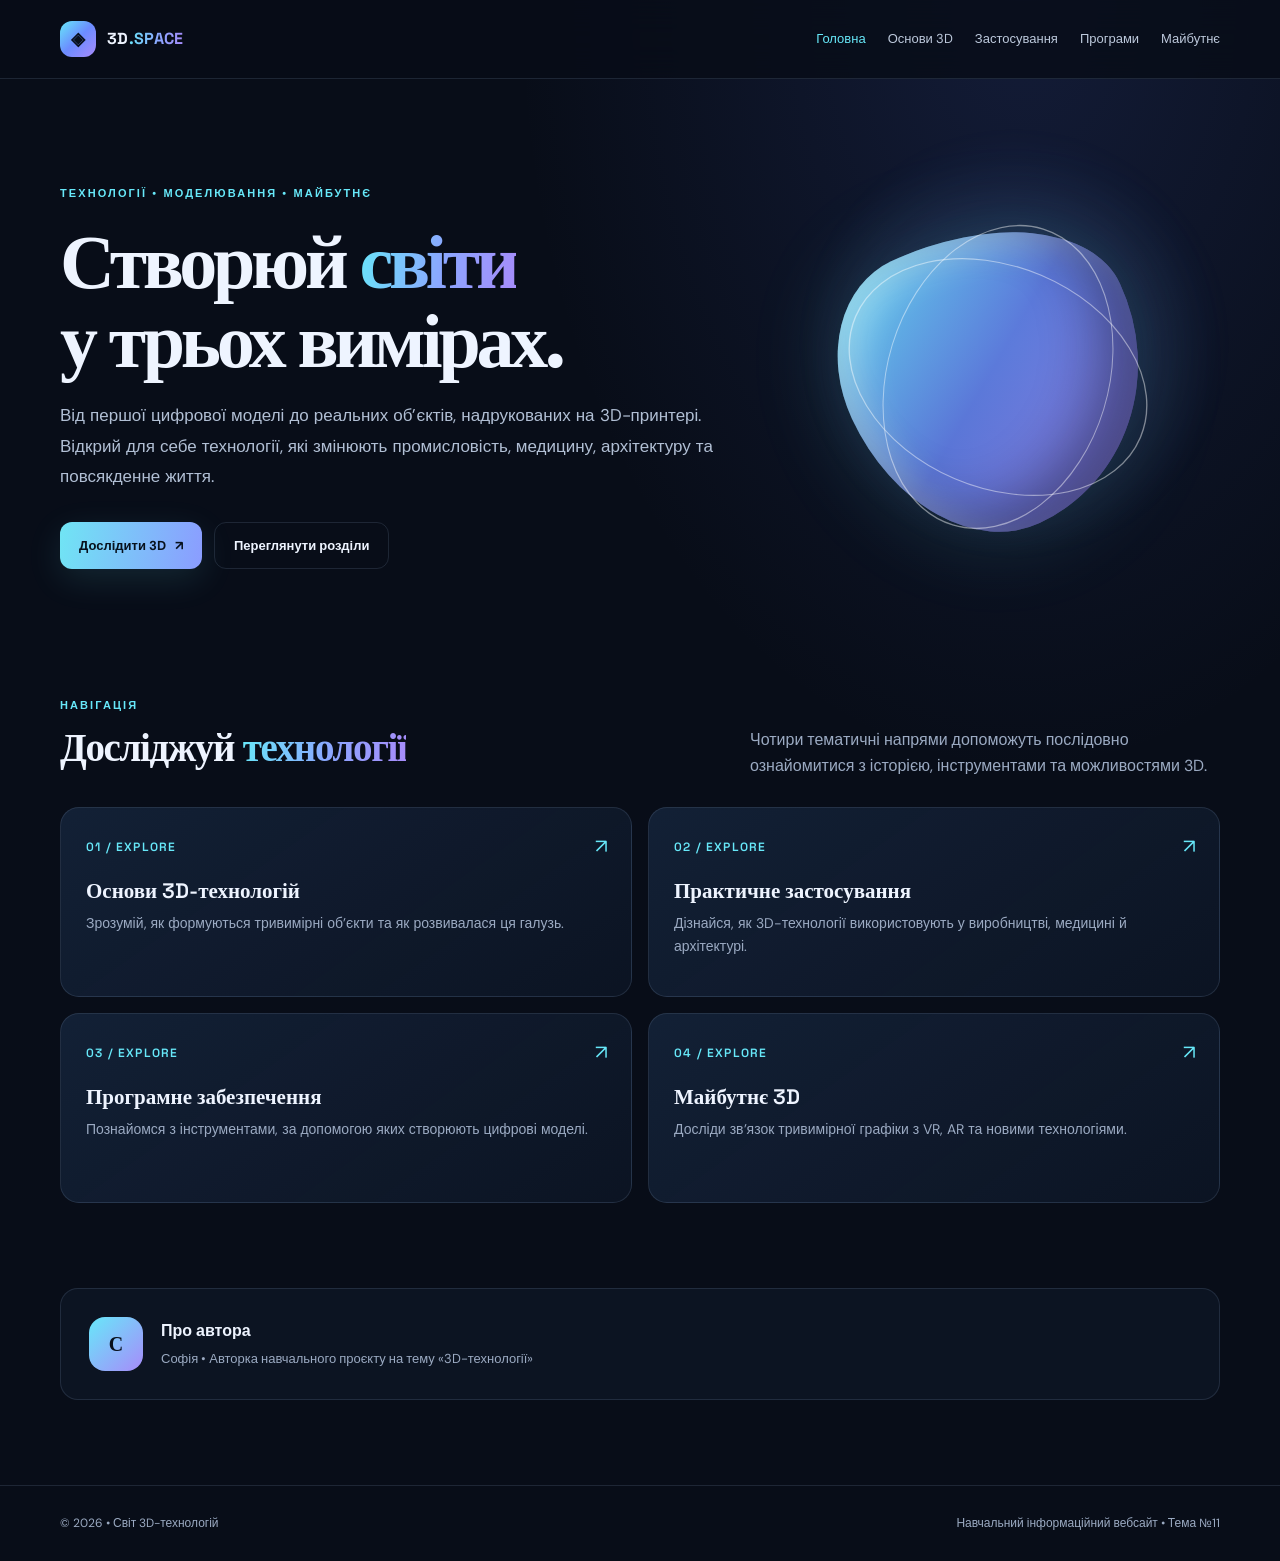
<file: index.html>
<!doctype html><html lang="uk"><head><meta charset="utf-8"><meta name="viewport" content="width=device-width,initial-scale=1"><meta name="description" content="Інформаційний сайт про 3D-технології"><title>Світ 3D-технологій | 3D.SPACE</title><link rel="stylesheet" href="css/style.css"></head><body><header><div class="wrap nav"><a class="brand" href="index.html"><span class="brand-mark">◈</span><span>3D<span class="gradient">.SPACE</span></span></a><button class="menu-btn" aria-expanded="false">Меню ☰</button><nav class="links"><a href="index.html">Головна</a><a href="basics.html">Основи 3D</a><a href="applications.html">Застосування</a><a href="software.html">Програми</a><a href="future.html">Майбутнє</a></nav></div></header><main><section class="hero"><div class="wrap hero-grid"><div><div class="eyebrow">ТЕХНОЛОГІЇ • МОДЕЛЮВАННЯ • МАЙБУТНЄ</div><h1>Створюй <span>світи</span><br>у трьох вимірах.</h1><p class="lead">Від першої цифрової моделі до реальних об’єктів, надрукованих на 3D-принтері. Відкрий для себе технології, які змінюють промисловість, медицину, архітектуру та повсякденне життя.</p><div class="actions"><a class="btn" href="basics.html">Дослідити 3D <span style="margin-left:9px">↗</span></a><a class="btn secondary" href="#topics">Переглянути розділи</a></div></div><div class="orb-wrap"><div class="orb" aria-label="Абстрактна тривимірна форма"></div></div></div></section><section class="section" id="topics"><div class="wrap"><div class="section-head"><div><div class="eyebrow">НАВІГАЦІЯ</div><h2>Досліджуй <span class="gradient">технології</span></h2></div><p>Чотири тематичні напрями допоможуть послідовно ознайомитися з історією, інструментами та можливостями 3D.</p></div><div class="cards"><a class="card" href="basics.html"><span class="num">01 / EXPLORE</span><span class="arrow">↗</span><h3>Основи 3D-технологій</h3><p>Зрозумій, як формуються тривимірні об’єкти та як розвивалася ця галузь.</p></a><a class="card" href="applications.html"><span class="num">02 / EXPLORE</span><span class="arrow">↗</span><h3>Практичне застосування</h3><p>Дізнайся, як 3D-технології використовують у виробництві, медицині й архітектурі.</p></a><a class="card" href="software.html"><span class="num">03 / EXPLORE</span><span class="arrow">↗</span><h3>Програмне забезпечення</h3><p>Познайомся з інструментами, за допомогою яких створюють цифрові моделі.</p></a><a class="card" href="future.html"><span class="num">04 / EXPLORE</span><span class="arrow">↗</span><h3>Майбутнє 3D</h3><p>Досліди зв’язок тривимірної графіки з VR, AR та новими технологіями.</p></a></div></div></section><section class="section" style="padding-top:0"><div class="wrap"><div class="author"><div class="avatar">С</div><div><strong>Про автора</strong><p>Софія • Авторка навчального проєкту на тему «3D-технології»</p></div></div></div></section></main><footer><div class="wrap foot"><span>© 2026 • Світ 3D-технологій</span><span>Навчальний інформаційний вебсайт • Тема №11</span></div></footer><script src="js/main.js"></script></body></html>
</file>
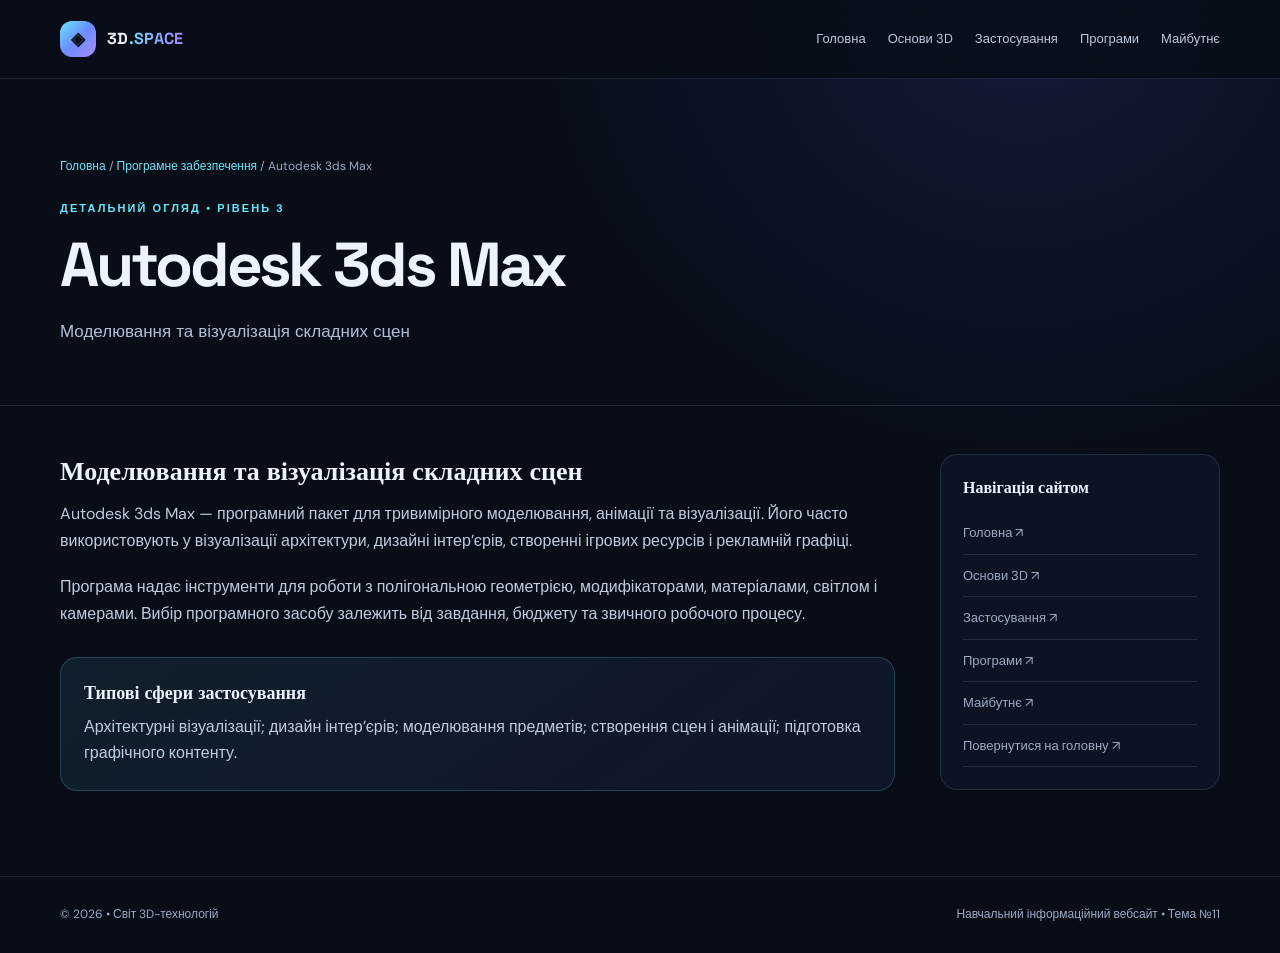
<file: 3ds-max.html>
<!doctype html><html lang="uk"><head><meta charset="utf-8"><meta name="viewport" content="width=device-width,initial-scale=1"><meta name="description" content="Інформаційний сайт про 3D-технології"><title>Autodesk 3ds Max | 3D.SPACE</title><link rel="stylesheet" href="css/style.css"></head><body><header><div class="wrap nav"><a class="brand" href="index.html"><span class="brand-mark">◈</span><span>3D<span class="gradient">.SPACE</span></span></a><button class="menu-btn" aria-expanded="false">Меню ☰</button><nav class="links"><a href="index.html">Головна</a><a href="basics.html">Основи 3D</a><a href="applications.html">Застосування</a><a href="software.html">Програми</a><a href="future.html">Майбутнє</a></nav></div></header><main><section class="page-hero"><div class="wrap"><div class="crumb"><a href="index.html">Головна</a> / <a href="software.html">Програмне забезпечення</a> / Autodesk 3ds Max</div><div class="eyebrow">ДЕТАЛЬНИЙ ОГЛЯД • РІВЕНЬ 3</div><h1>Autodesk 3ds Max</h1><p class="lead">Моделювання та візуалізація складних сцен</p></div></section><section class="wrap content"><article class="article"><h2>Моделювання та візуалізація складних сцен</h2><p>Autodesk 3ds Max — програмний пакет для тривимірного моделювання, анімації та візуалізації. Його часто використовують у візуалізації архітектури, дизайні інтер’єрів, створенні ігрових ресурсів і рекламній графіці.</p><p>Програма надає інструменти для роботи з полігональною геометрією, модифікаторами, матеріалами, світлом і камерами. Вибір програмного засобу залежить від завдання, бюджету та звичного робочого процесу.</p><div class="info-box"><h3>Типові сфери застосування</h3><p>Архітектурні візуалізації; дизайн інтер’єрів; моделювання предметів; створення сцен і анімації; підготовка графічного контенту.</p></div></article><aside class="side"><h3>Навігація сайтом</h3><a href="index.html">Головна ↗</a><a href="basics.html">Основи 3D ↗</a><a href="applications.html">Застосування ↗</a><a href="software.html">Програми ↗</a><a href="future.html">Майбутнє ↗</a><a href="index.html">Повернутися на головну ↗</a></aside></section></main><footer><div class="wrap foot"><span>© 2026 • Світ 3D-технологій</span><span>Навчальний інформаційний вебсайт • Тема №11</span></div></footer><script src="js/main.js"></script></body></html>
</file>
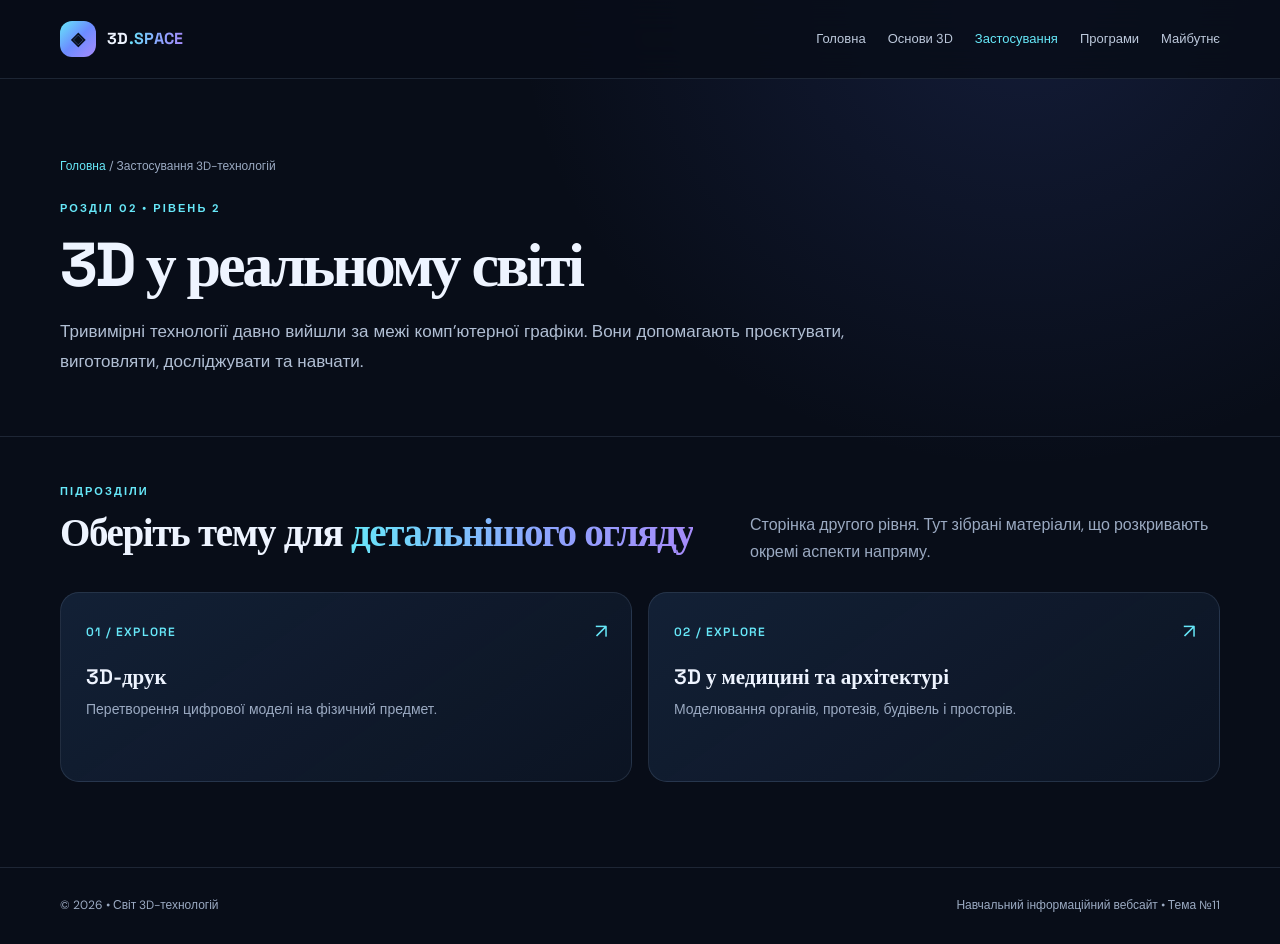
<file: applications.html>
<!doctype html><html lang="uk"><head><meta charset="utf-8"><meta name="viewport" content="width=device-width,initial-scale=1"><meta name="description" content="Інформаційний сайт про 3D-технології"><title>Застосування 3D-технологій | 3D.SPACE</title><link rel="stylesheet" href="css/style.css"></head><body><header><div class="wrap nav"><a class="brand" href="index.html"><span class="brand-mark">◈</span><span>3D<span class="gradient">.SPACE</span></span></a><button class="menu-btn" aria-expanded="false">Меню ☰</button><nav class="links"><a href="index.html">Головна</a><a href="basics.html">Основи 3D</a><a href="applications.html">Застосування</a><a href="software.html">Програми</a><a href="future.html">Майбутнє</a></nav></div></header><main><section class="page-hero"><div class="wrap"><div class="crumb"><a href="index.html">Головна</a> / Застосування 3D-технологій</div><div class="eyebrow">РОЗДІЛ 02 • РІВЕНЬ 2</div><h1>3D у <span>реальному світі</span></h1><p class="lead">Тривимірні технології давно вийшли за межі комп’ютерної графіки. Вони допомагають проєктувати, виготовляти, досліджувати та навчати.</p></div></section><section class="section"><div class="wrap"><div class="section-head"><div><div class="eyebrow">ПІДРОЗДІЛИ</div><h2>Оберіть тему для <span class="gradient">детальнішого огляду</span></h2></div><p>Сторінка другого рівня. Тут зібрані матеріали, що розкривають окремі аспекти напряму.</p></div><div class="cards"><a class="card" href="printing.html"><span class="num">01 / EXPLORE</span><span class="arrow">↗</span><h3>3D-друк</h3><p>Перетворення цифрової моделі на фізичний предмет.</p></a><a class="card" href="medicine-architecture.html"><span class="num">02 / EXPLORE</span><span class="arrow">↗</span><h3>3D у медицині та архітектурі</h3><p>Моделювання органів, протезів, будівель і просторів.</p></a></div></div></section></main><footer><div class="wrap foot"><span>© 2026 • Світ 3D-технологій</span><span>Навчальний інформаційний вебсайт • Тема №11</span></div></footer><script src="js/main.js"></script></body></html>
</file>
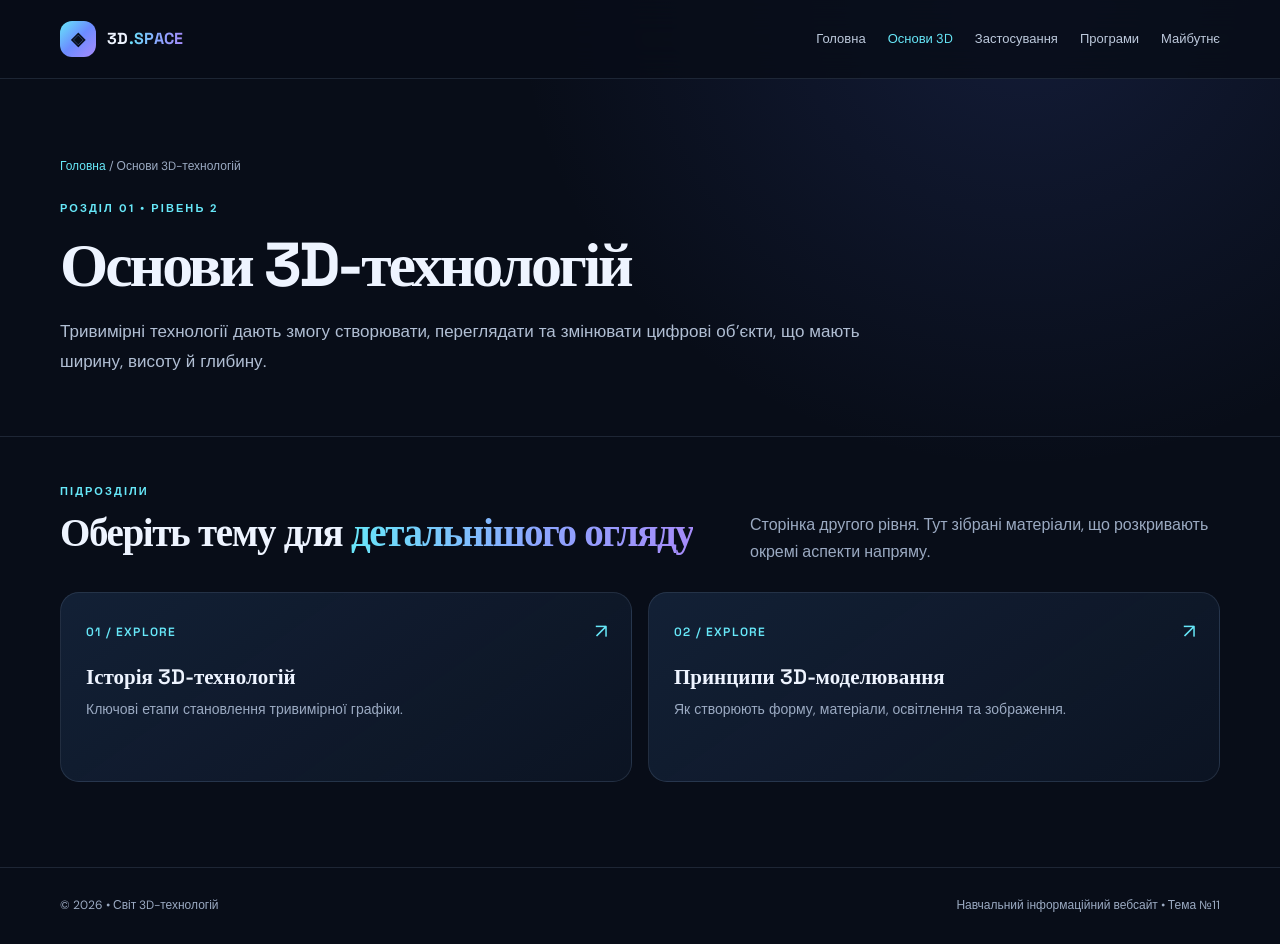
<file: basics.html>
<!doctype html><html lang="uk"><head><meta charset="utf-8"><meta name="viewport" content="width=device-width,initial-scale=1"><meta name="description" content="Інформаційний сайт про 3D-технології"><title>Основи 3D-технологій | 3D.SPACE</title><link rel="stylesheet" href="css/style.css"></head><body><header><div class="wrap nav"><a class="brand" href="index.html"><span class="brand-mark">◈</span><span>3D<span class="gradient">.SPACE</span></span></a><button class="menu-btn" aria-expanded="false">Меню ☰</button><nav class="links"><a href="index.html">Головна</a><a href="basics.html">Основи 3D</a><a href="applications.html">Застосування</a><a href="software.html">Програми</a><a href="future.html">Майбутнє</a></nav></div></header><main><section class="page-hero"><div class="wrap"><div class="crumb"><a href="index.html">Головна</a> / Основи 3D-технологій</div><div class="eyebrow">РОЗДІЛ 01 • РІВЕНЬ 2</div><h1>Основи <span>3D-технологій</span></h1><p class="lead">Тривимірні технології дають змогу створювати, переглядати та змінювати цифрові об’єкти, що мають ширину, висоту й глибину.</p></div></section><section class="section"><div class="wrap"><div class="section-head"><div><div class="eyebrow">ПІДРОЗДІЛИ</div><h2>Оберіть тему для <span class="gradient">детальнішого огляду</span></h2></div><p>Сторінка другого рівня. Тут зібрані матеріали, що розкривають окремі аспекти напряму.</p></div><div class="cards"><a class="card" href="history.html"><span class="num">01 / EXPLORE</span><span class="arrow">↗</span><h3>Історія 3D-технологій</h3><p>Ключові етапи становлення тривимірної графіки.</p></a><a class="card" href="modeling.html"><span class="num">02 / EXPLORE</span><span class="arrow">↗</span><h3>Принципи 3D-моделювання</h3><p>Як створюють форму, матеріали, освітлення та зображення.</p></a></div></div></section></main><footer><div class="wrap foot"><span>© 2026 • Світ 3D-технологій</span><span>Навчальний інформаційний вебсайт • Тема №11</span></div></footer><script src="js/main.js"></script></body></html>
</file>
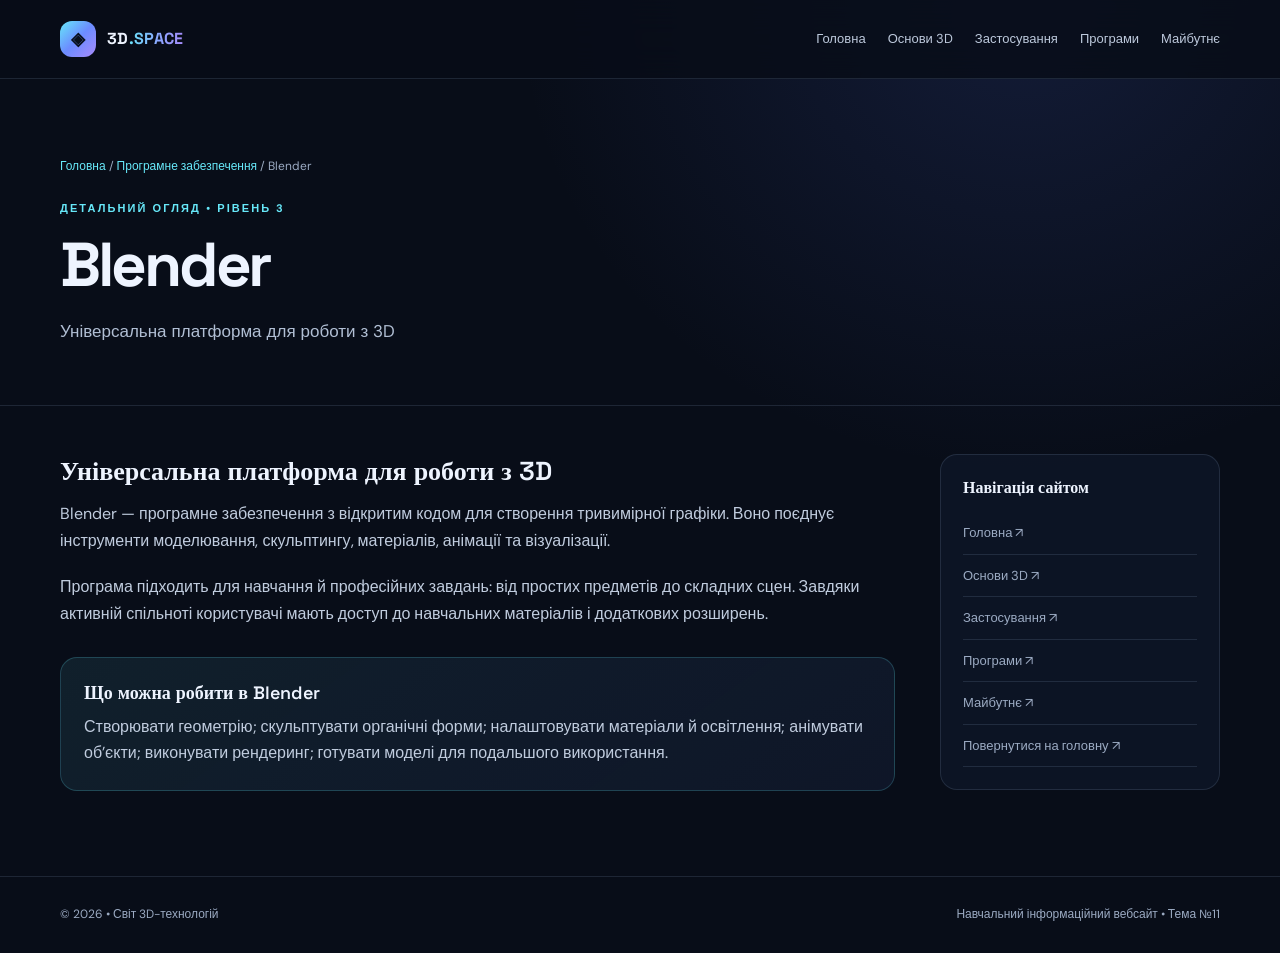
<file: blender.html>
<!doctype html><html lang="uk"><head><meta charset="utf-8"><meta name="viewport" content="width=device-width,initial-scale=1"><meta name="description" content="Інформаційний сайт про 3D-технології"><title>Blender | 3D.SPACE</title><link rel="stylesheet" href="css/style.css"></head><body><header><div class="wrap nav"><a class="brand" href="index.html"><span class="brand-mark">◈</span><span>3D<span class="gradient">.SPACE</span></span></a><button class="menu-btn" aria-expanded="false">Меню ☰</button><nav class="links"><a href="index.html">Головна</a><a href="basics.html">Основи 3D</a><a href="applications.html">Застосування</a><a href="software.html">Програми</a><a href="future.html">Майбутнє</a></nav></div></header><main><section class="page-hero"><div class="wrap"><div class="crumb"><a href="index.html">Головна</a> / <a href="software.html">Програмне забезпечення</a> / Blender</div><div class="eyebrow">ДЕТАЛЬНИЙ ОГЛЯД • РІВЕНЬ 3</div><h1>Blender</h1><p class="lead">Універсальна платформа для роботи з 3D</p></div></section><section class="wrap content"><article class="article"><h2>Універсальна платформа для роботи з 3D</h2><p>Blender — програмне забезпечення з відкритим кодом для створення тривимірної графіки. Воно поєднує інструменти моделювання, скульптингу, матеріалів, анімації та візуалізації.</p><p>Програма підходить для навчання й професійних завдань: від простих предметів до складних сцен. Завдяки активній спільноті користувачі мають доступ до навчальних матеріалів і додаткових розширень.</p><div class="info-box"><h3>Що можна робити в Blender</h3><p>Створювати геометрію; скульптувати органічні форми; налаштовувати матеріали й освітлення; анімувати об’єкти; виконувати рендеринг; готувати моделі для подальшого використання.</p></div></article><aside class="side"><h3>Навігація сайтом</h3><a href="index.html">Головна ↗</a><a href="basics.html">Основи 3D ↗</a><a href="applications.html">Застосування ↗</a><a href="software.html">Програми ↗</a><a href="future.html">Майбутнє ↗</a><a href="index.html">Повернутися на головну ↗</a></aside></section></main><footer><div class="wrap foot"><span>© 2026 • Світ 3D-технологій</span><span>Навчальний інформаційний вебсайт • Тема №11</span></div></footer><script src="js/main.js"></script></body></html>
</file>
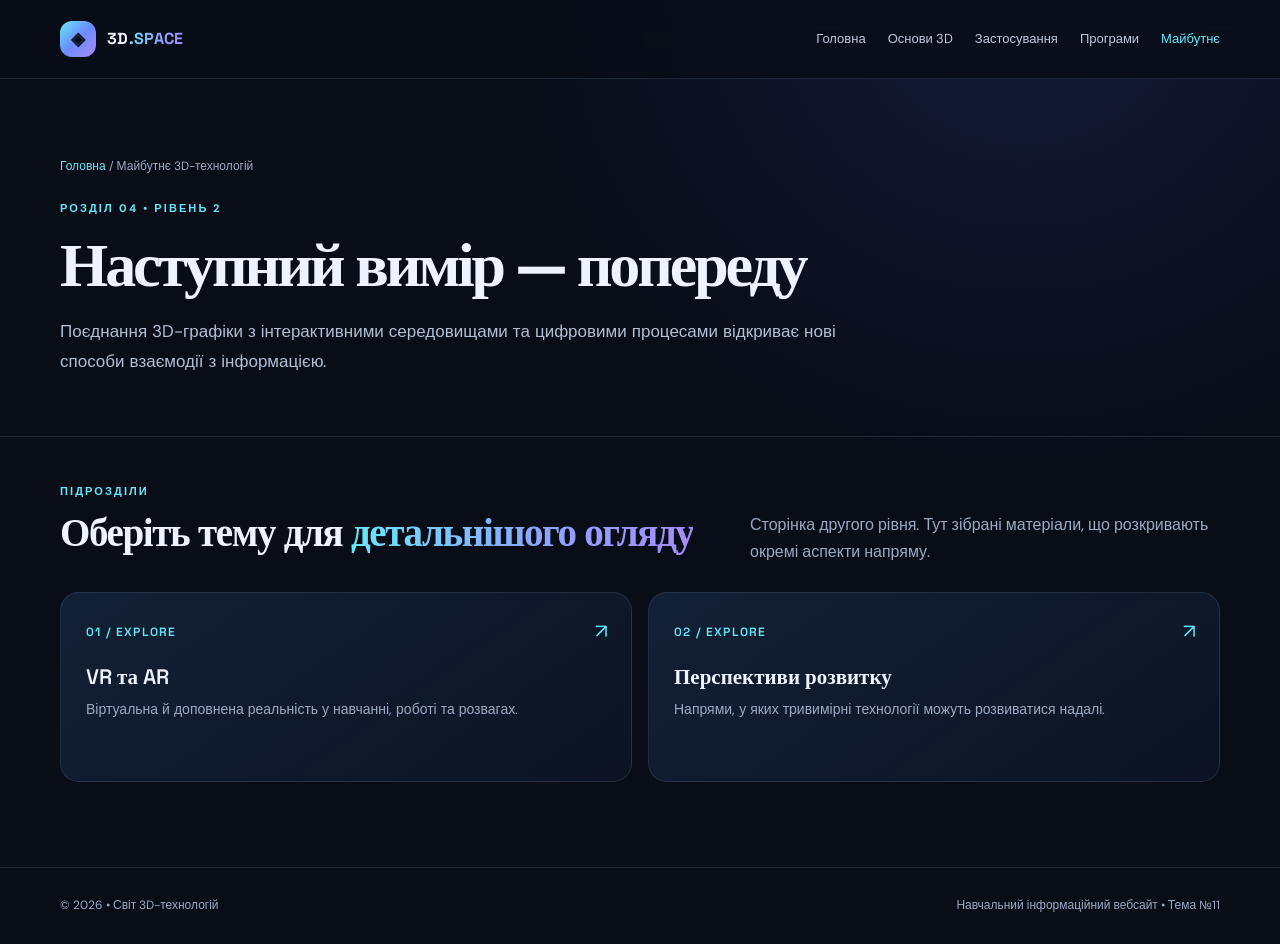
<file: future.html>
<!doctype html><html lang="uk"><head><meta charset="utf-8"><meta name="viewport" content="width=device-width,initial-scale=1"><meta name="description" content="Інформаційний сайт про 3D-технології"><title>Майбутнє 3D-технологій | 3D.SPACE</title><link rel="stylesheet" href="css/style.css"></head><body><header><div class="wrap nav"><a class="brand" href="index.html"><span class="brand-mark">◈</span><span>3D<span class="gradient">.SPACE</span></span></a><button class="menu-btn" aria-expanded="false">Меню ☰</button><nav class="links"><a href="index.html">Головна</a><a href="basics.html">Основи 3D</a><a href="applications.html">Застосування</a><a href="software.html">Програми</a><a href="future.html">Майбутнє</a></nav></div></header><main><section class="page-hero"><div class="wrap"><div class="crumb"><a href="index.html">Головна</a> / Майбутнє 3D-технологій</div><div class="eyebrow">РОЗДІЛ 04 • РІВЕНЬ 2</div><h1>Наступний вимір — <span>попереду</span></h1><p class="lead">Поєднання 3D-графіки з інтерактивними середовищами та цифровими процесами відкриває нові способи взаємодії з інформацією.</p></div></section><section class="section"><div class="wrap"><div class="section-head"><div><div class="eyebrow">ПІДРОЗДІЛИ</div><h2>Оберіть тему для <span class="gradient">детальнішого огляду</span></h2></div><p>Сторінка другого рівня. Тут зібрані матеріали, що розкривають окремі аспекти напряму.</p></div><div class="cards"><a class="card" href="vr-ar.html"><span class="num">01 / EXPLORE</span><span class="arrow">↗</span><h3>VR та AR</h3><p>Віртуальна й доповнена реальність у навчанні, роботі та розвагах.</p></a><a class="card" href="perspectives.html"><span class="num">02 / EXPLORE</span><span class="arrow">↗</span><h3>Перспективи розвитку</h3><p>Напрями, у яких тривимірні технології можуть розвиватися надалі.</p></a></div></div></section></main><footer><div class="wrap foot"><span>© 2026 • Світ 3D-технологій</span><span>Навчальний інформаційний вебсайт • Тема №11</span></div></footer><script src="js/main.js"></script></body></html>
</file>
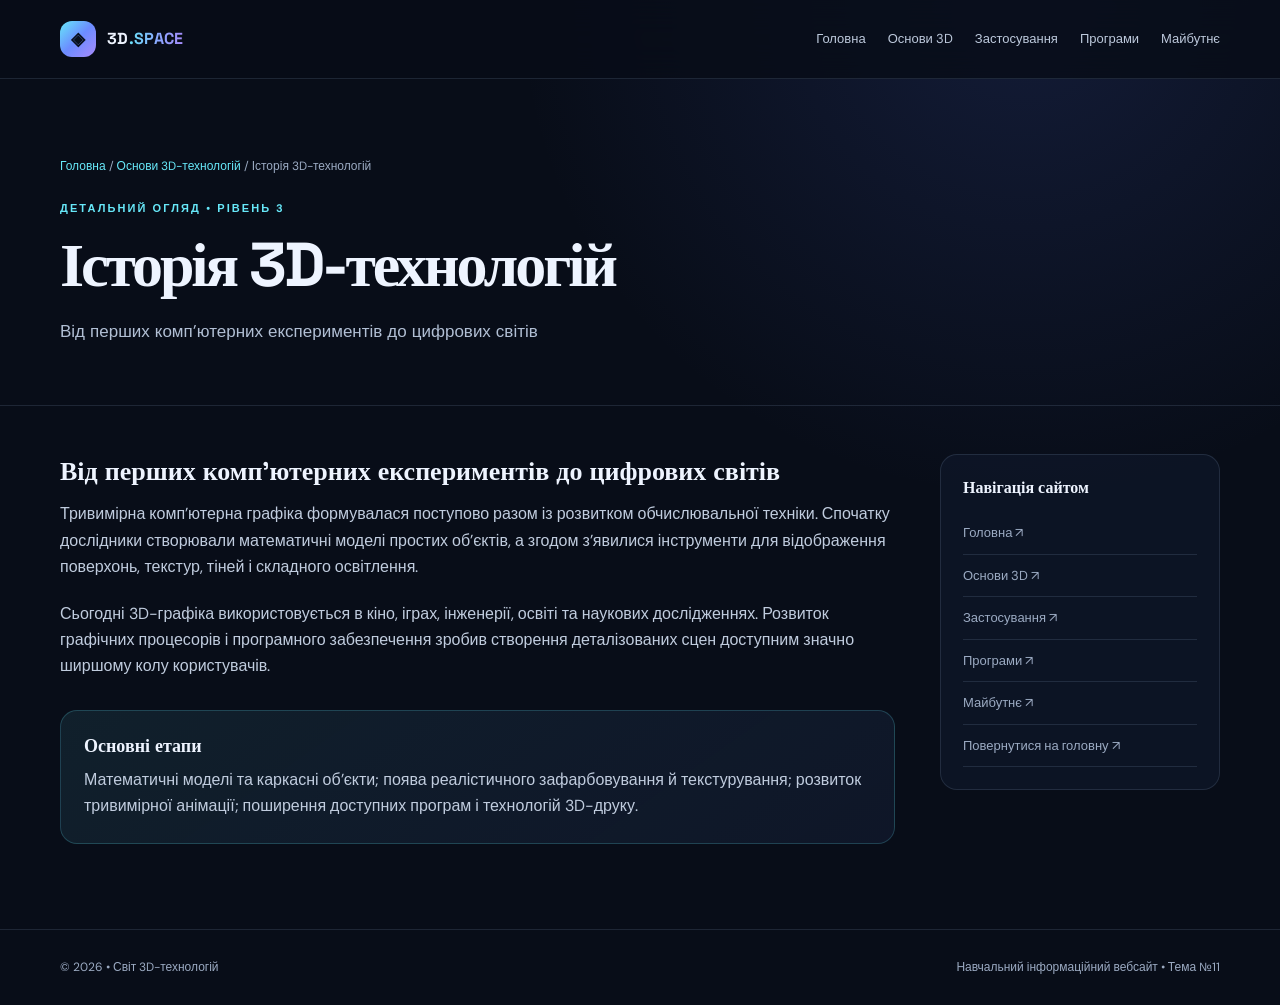
<file: history.html>
<!doctype html><html lang="uk"><head><meta charset="utf-8"><meta name="viewport" content="width=device-width,initial-scale=1"><meta name="description" content="Інформаційний сайт про 3D-технології"><title>Історія 3D-технологій | 3D.SPACE</title><link rel="stylesheet" href="css/style.css"></head><body><header><div class="wrap nav"><a class="brand" href="index.html"><span class="brand-mark">◈</span><span>3D<span class="gradient">.SPACE</span></span></a><button class="menu-btn" aria-expanded="false">Меню ☰</button><nav class="links"><a href="index.html">Головна</a><a href="basics.html">Основи 3D</a><a href="applications.html">Застосування</a><a href="software.html">Програми</a><a href="future.html">Майбутнє</a></nav></div></header><main><section class="page-hero"><div class="wrap"><div class="crumb"><a href="index.html">Головна</a> / <a href="basics.html">Основи 3D-технологій</a> / Історія 3D-технологій</div><div class="eyebrow">ДЕТАЛЬНИЙ ОГЛЯД • РІВЕНЬ 3</div><h1>Історія 3D-технологій</h1><p class="lead">Від перших комп’ютерних експериментів до цифрових світів</p></div></section><section class="wrap content"><article class="article"><h2>Від перших комп’ютерних експериментів до цифрових світів</h2><p>Тривимірна комп’ютерна графіка формувалася поступово разом із розвитком обчислювальної техніки. Спочатку дослідники створювали математичні моделі простих об’єктів, а згодом з’явилися інструменти для відображення поверхонь, текстур, тіней і складного освітлення.</p><p>Сьогодні 3D-графіка використовується в кіно, іграх, інженерії, освіті та наукових дослідженнях. Розвиток графічних процесорів і програмного забезпечення зробив створення деталізованих сцен доступним значно ширшому колу користувачів.</p><div class="info-box"><h3>Основні етапи</h3><p>Математичні моделі та каркасні об’єкти; поява реалістичного зафарбовування й текстурування; розвиток тривимірної анімації; поширення доступних програм і технологій 3D-друку.</p></div></article><aside class="side"><h3>Навігація сайтом</h3><a href="index.html">Головна ↗</a><a href="basics.html">Основи 3D ↗</a><a href="applications.html">Застосування ↗</a><a href="software.html">Програми ↗</a><a href="future.html">Майбутнє ↗</a><a href="index.html">Повернутися на головну ↗</a></aside></section></main><footer><div class="wrap foot"><span>© 2026 • Світ 3D-технологій</span><span>Навчальний інформаційний вебсайт • Тема №11</span></div></footer><script src="js/main.js"></script></body></html>
</file>
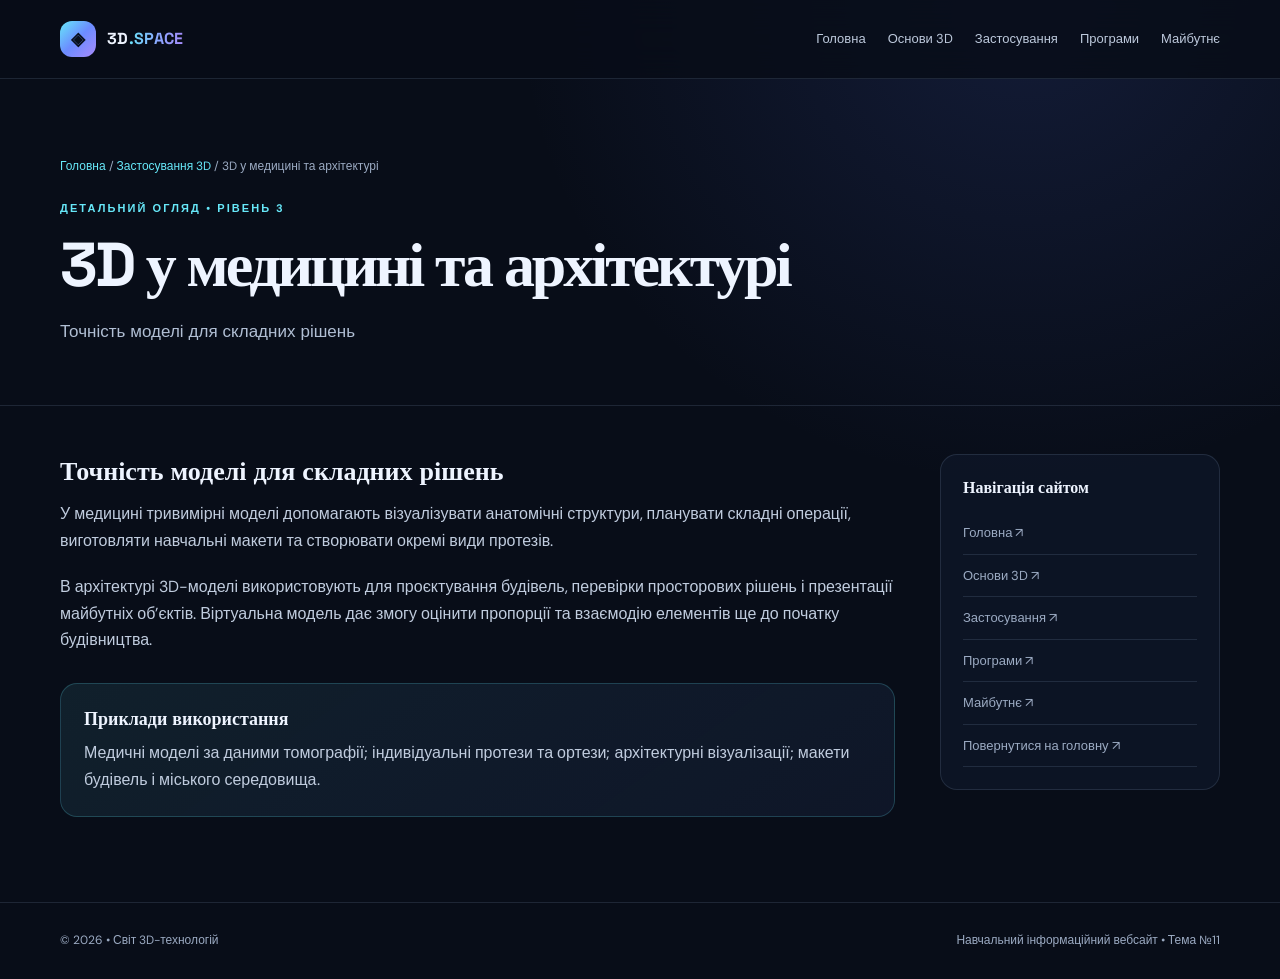
<file: medicine-architecture.html>
<!doctype html><html lang="uk"><head><meta charset="utf-8"><meta name="viewport" content="width=device-width,initial-scale=1"><meta name="description" content="Інформаційний сайт про 3D-технології"><title>3D у медицині та архітектурі | 3D.SPACE</title><link rel="stylesheet" href="css/style.css"></head><body><header><div class="wrap nav"><a class="brand" href="index.html"><span class="brand-mark">◈</span><span>3D<span class="gradient">.SPACE</span></span></a><button class="menu-btn" aria-expanded="false">Меню ☰</button><nav class="links"><a href="index.html">Головна</a><a href="basics.html">Основи 3D</a><a href="applications.html">Застосування</a><a href="software.html">Програми</a><a href="future.html">Майбутнє</a></nav></div></header><main><section class="page-hero"><div class="wrap"><div class="crumb"><a href="index.html">Головна</a> / <a href="applications.html">Застосування 3D</a> / 3D у медицині та архітектурі</div><div class="eyebrow">ДЕТАЛЬНИЙ ОГЛЯД • РІВЕНЬ 3</div><h1>3D у медицині та архітектурі</h1><p class="lead">Точність моделі для складних рішень</p></div></section><section class="wrap content"><article class="article"><h2>Точність моделі для складних рішень</h2><p>У медицині тривимірні моделі допомагають візуалізувати анатомічні структури, планувати складні операції, виготовляти навчальні макети та створювати окремі види протезів.</p><p>В архітектурі 3D-моделі використовують для проєктування будівель, перевірки просторових рішень і презентації майбутніх об’єктів. Віртуальна модель дає змогу оцінити пропорції та взаємодію елементів ще до початку будівництва.</p><div class="info-box"><h3>Приклади використання</h3><p>Медичні моделі за даними томографії; індивідуальні протези та ортези; архітектурні візуалізації; макети будівель і міського середовища.</p></div></article><aside class="side"><h3>Навігація сайтом</h3><a href="index.html">Головна ↗</a><a href="basics.html">Основи 3D ↗</a><a href="applications.html">Застосування ↗</a><a href="software.html">Програми ↗</a><a href="future.html">Майбутнє ↗</a><a href="index.html">Повернутися на головну ↗</a></aside></section></main><footer><div class="wrap foot"><span>© 2026 • Світ 3D-технологій</span><span>Навчальний інформаційний вебсайт • Тема №11</span></div></footer><script src="js/main.js"></script></body></html>
</file>
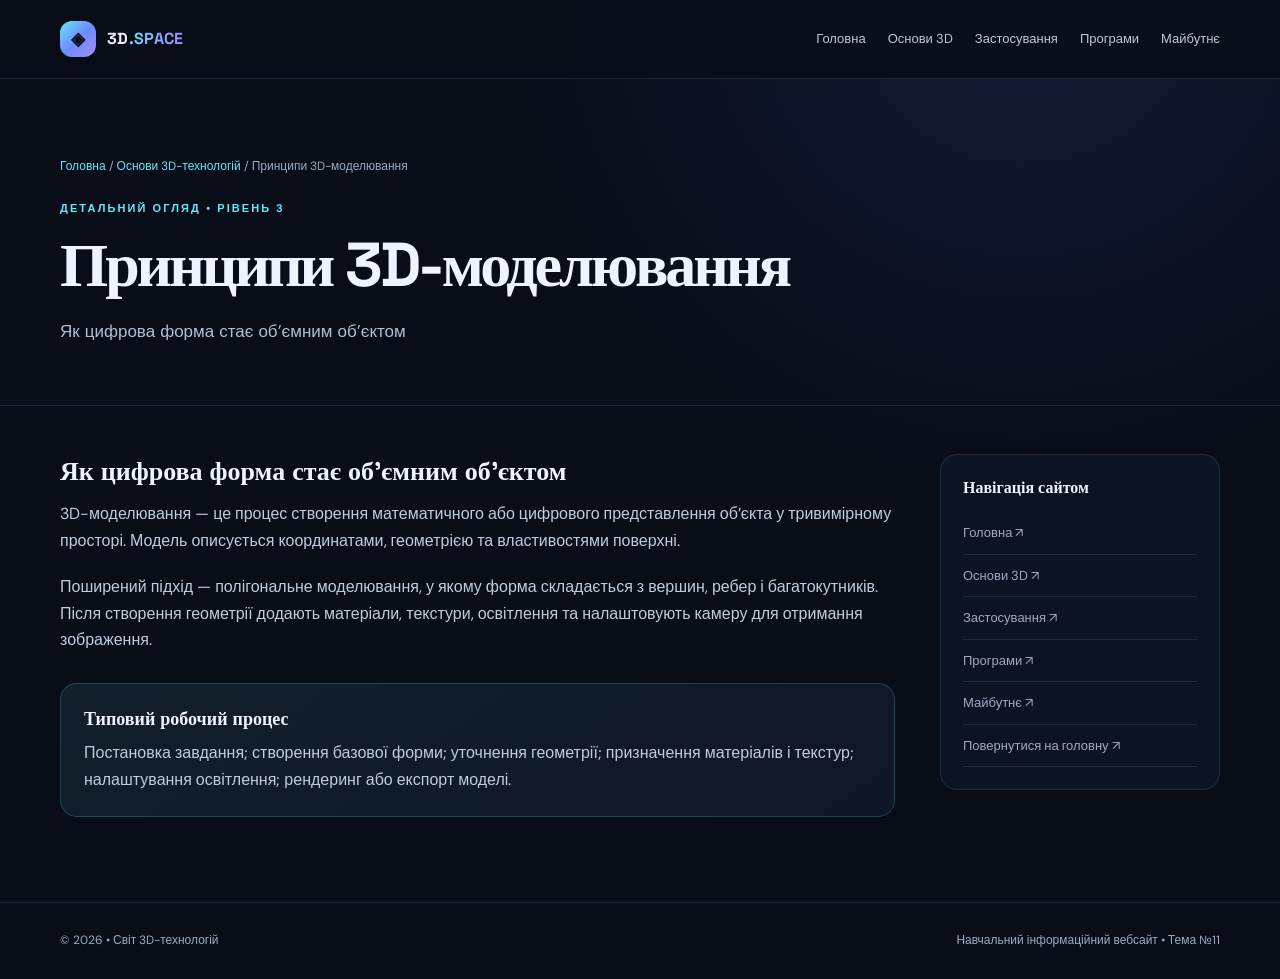
<file: modeling.html>
<!doctype html><html lang="uk"><head><meta charset="utf-8"><meta name="viewport" content="width=device-width,initial-scale=1"><meta name="description" content="Інформаційний сайт про 3D-технології"><title>Принципи 3D-моделювання | 3D.SPACE</title><link rel="stylesheet" href="css/style.css"></head><body><header><div class="wrap nav"><a class="brand" href="index.html"><span class="brand-mark">◈</span><span>3D<span class="gradient">.SPACE</span></span></a><button class="menu-btn" aria-expanded="false">Меню ☰</button><nav class="links"><a href="index.html">Головна</a><a href="basics.html">Основи 3D</a><a href="applications.html">Застосування</a><a href="software.html">Програми</a><a href="future.html">Майбутнє</a></nav></div></header><main><section class="page-hero"><div class="wrap"><div class="crumb"><a href="index.html">Головна</a> / <a href="basics.html">Основи 3D-технологій</a> / Принципи 3D-моделювання</div><div class="eyebrow">ДЕТАЛЬНИЙ ОГЛЯД • РІВЕНЬ 3</div><h1>Принципи 3D-моделювання</h1><p class="lead">Як цифрова форма стає об’ємним об’єктом</p></div></section><section class="wrap content"><article class="article"><h2>Як цифрова форма стає об’ємним об’єктом</h2><p>3D-моделювання — це процес створення математичного або цифрового представлення об’єкта у тривимірному просторі. Модель описується координатами, геометрією та властивостями поверхні.</p><p>Поширений підхід — полігональне моделювання, у якому форма складається з вершин, ребер і багатокутників. Після створення геометрії додають матеріали, текстури, освітлення та налаштовують камеру для отримання зображення.</p><div class="info-box"><h3>Типовий робочий процес</h3><p>Постановка завдання; створення базової форми; уточнення геометрії; призначення матеріалів і текстур; налаштування освітлення; рендеринг або експорт моделі.</p></div></article><aside class="side"><h3>Навігація сайтом</h3><a href="index.html">Головна ↗</a><a href="basics.html">Основи 3D ↗</a><a href="applications.html">Застосування ↗</a><a href="software.html">Програми ↗</a><a href="future.html">Майбутнє ↗</a><a href="index.html">Повернутися на головну ↗</a></aside></section></main><footer><div class="wrap foot"><span>© 2026 • Світ 3D-технологій</span><span>Навчальний інформаційний вебсайт • Тема №11</span></div></footer><script src="js/main.js"></script></body></html>
</file>
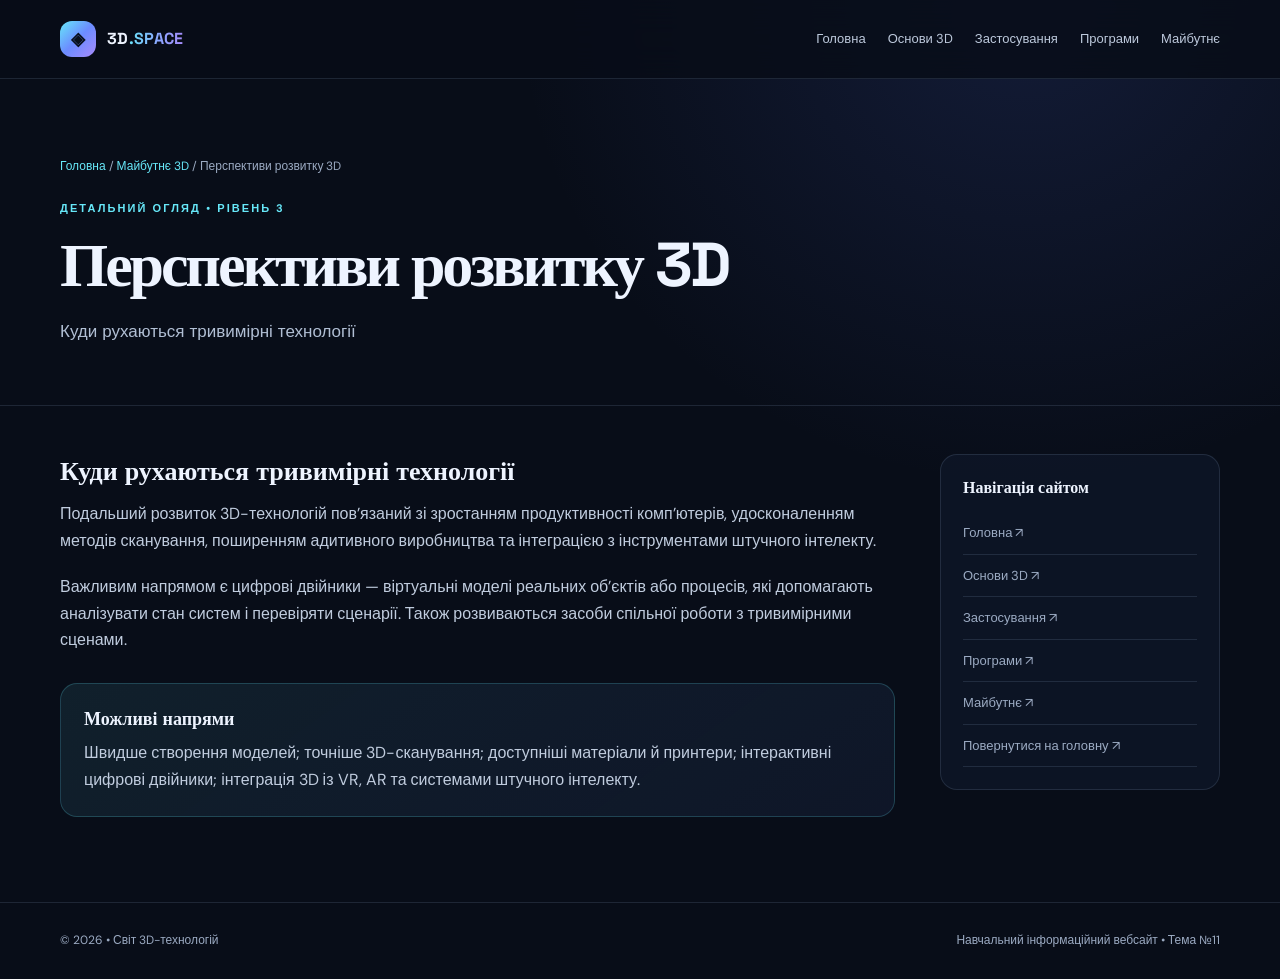
<file: perspectives.html>
<!doctype html><html lang="uk"><head><meta charset="utf-8"><meta name="viewport" content="width=device-width,initial-scale=1"><meta name="description" content="Інформаційний сайт про 3D-технології"><title>Перспективи розвитку 3D | 3D.SPACE</title><link rel="stylesheet" href="css/style.css"></head><body><header><div class="wrap nav"><a class="brand" href="index.html"><span class="brand-mark">◈</span><span>3D<span class="gradient">.SPACE</span></span></a><button class="menu-btn" aria-expanded="false">Меню ☰</button><nav class="links"><a href="index.html">Головна</a><a href="basics.html">Основи 3D</a><a href="applications.html">Застосування</a><a href="software.html">Програми</a><a href="future.html">Майбутнє</a></nav></div></header><main><section class="page-hero"><div class="wrap"><div class="crumb"><a href="index.html">Головна</a> / <a href="future.html">Майбутнє 3D</a> / Перспективи розвитку 3D</div><div class="eyebrow">ДЕТАЛЬНИЙ ОГЛЯД • РІВЕНЬ 3</div><h1>Перспективи розвитку 3D</h1><p class="lead">Куди рухаються тривимірні технології</p></div></section><section class="wrap content"><article class="article"><h2>Куди рухаються тривимірні технології</h2><p>Подальший розвиток 3D-технологій пов’язаний зі зростанням продуктивності комп’ютерів, удосконаленням методів сканування, поширенням адитивного виробництва та інтеграцією з інструментами штучного інтелекту.</p><p>Важливим напрямом є цифрові двійники — віртуальні моделі реальних об’єктів або процесів, які допомагають аналізувати стан систем і перевіряти сценарії. Також розвиваються засоби спільної роботи з тривимірними сценами.</p><div class="info-box"><h3>Можливі напрями</h3><p>Швидше створення моделей; точніше 3D-сканування; доступніші матеріали й принтери; інтерактивні цифрові двійники; інтеграція 3D із VR, AR та системами штучного інтелекту.</p></div></article><aside class="side"><h3>Навігація сайтом</h3><a href="index.html">Головна ↗</a><a href="basics.html">Основи 3D ↗</a><a href="applications.html">Застосування ↗</a><a href="software.html">Програми ↗</a><a href="future.html">Майбутнє ↗</a><a href="index.html">Повернутися на головну ↗</a></aside></section></main><footer><div class="wrap foot"><span>© 2026 • Світ 3D-технологій</span><span>Навчальний інформаційний вебсайт • Тема №11</span></div></footer><script src="js/main.js"></script></body></html>
</file>
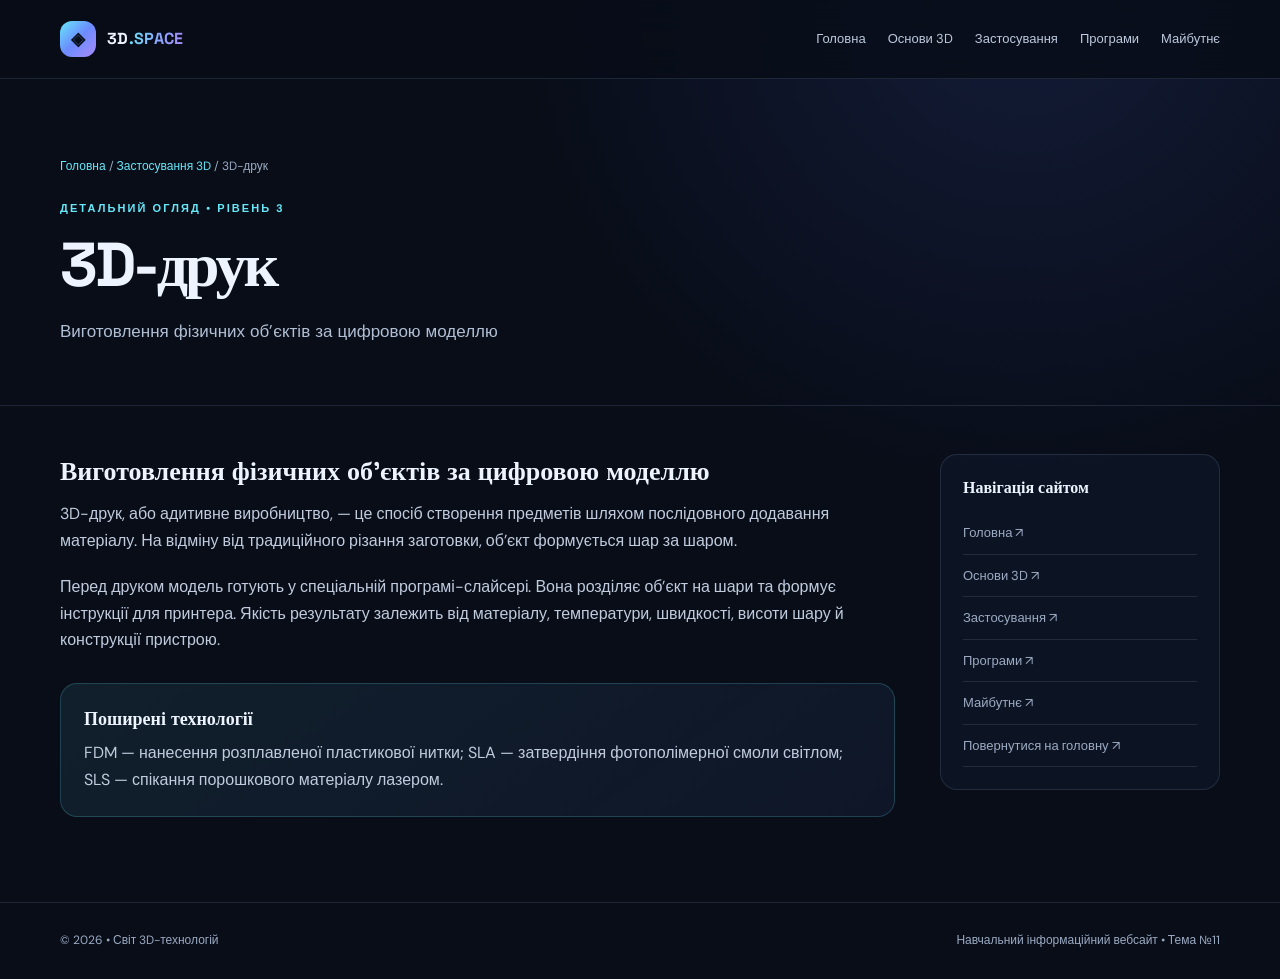
<file: printing.html>
<!doctype html><html lang="uk"><head><meta charset="utf-8"><meta name="viewport" content="width=device-width,initial-scale=1"><meta name="description" content="Інформаційний сайт про 3D-технології"><title>3D-друк | 3D.SPACE</title><link rel="stylesheet" href="css/style.css"></head><body><header><div class="wrap nav"><a class="brand" href="index.html"><span class="brand-mark">◈</span><span>3D<span class="gradient">.SPACE</span></span></a><button class="menu-btn" aria-expanded="false">Меню ☰</button><nav class="links"><a href="index.html">Головна</a><a href="basics.html">Основи 3D</a><a href="applications.html">Застосування</a><a href="software.html">Програми</a><a href="future.html">Майбутнє</a></nav></div></header><main><section class="page-hero"><div class="wrap"><div class="crumb"><a href="index.html">Головна</a> / <a href="applications.html">Застосування 3D</a> / 3D-друк</div><div class="eyebrow">ДЕТАЛЬНИЙ ОГЛЯД • РІВЕНЬ 3</div><h1>3D-друк</h1><p class="lead">Виготовлення фізичних об’єктів за цифровою моделлю</p></div></section><section class="wrap content"><article class="article"><h2>Виготовлення фізичних об’єктів за цифровою моделлю</h2><p>3D-друк, або адитивне виробництво, — це спосіб створення предметів шляхом послідовного додавання матеріалу. На відміну від традиційного різання заготовки, об’єкт формується шар за шаром.</p><p>Перед друком модель готують у спеціальній програмі-слайсері. Вона розділяє об’єкт на шари та формує інструкції для принтера. Якість результату залежить від матеріалу, температури, швидкості, висоти шару й конструкції пристрою.</p><div class="info-box"><h3>Поширені технології</h3><p>FDM — нанесення розплавленої пластикової нитки; SLA — затвердіння фотополімерної смоли світлом; SLS — спікання порошкового матеріалу лазером.</p></div></article><aside class="side"><h3>Навігація сайтом</h3><a href="index.html">Головна ↗</a><a href="basics.html">Основи 3D ↗</a><a href="applications.html">Застосування ↗</a><a href="software.html">Програми ↗</a><a href="future.html">Майбутнє ↗</a><a href="index.html">Повернутися на головну ↗</a></aside></section></main><footer><div class="wrap foot"><span>© 2026 • Світ 3D-технологій</span><span>Навчальний інформаційний вебсайт • Тема №11</span></div></footer><script src="js/main.js"></script></body></html>
</file>
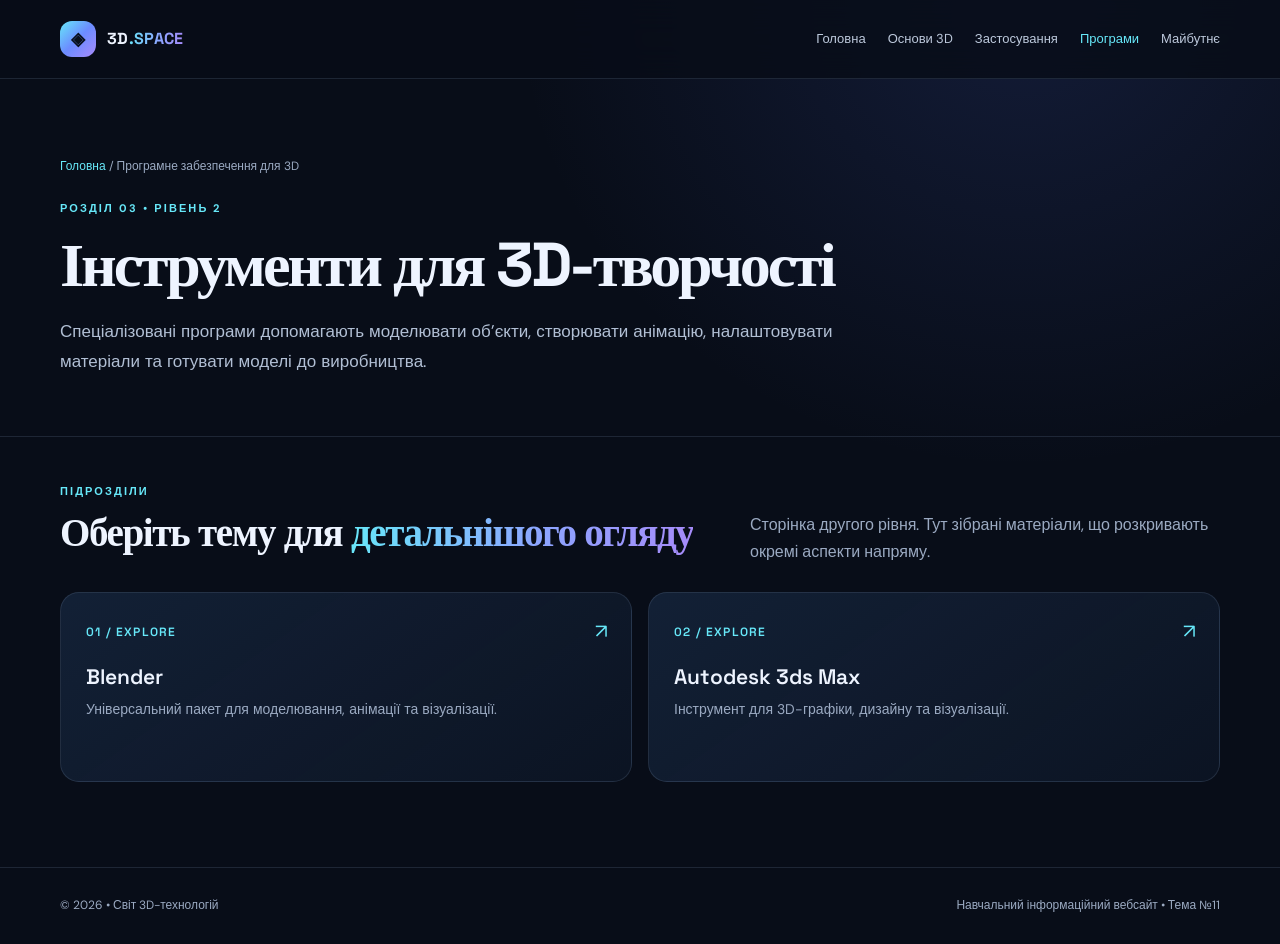
<file: software.html>
<!doctype html><html lang="uk"><head><meta charset="utf-8"><meta name="viewport" content="width=device-width,initial-scale=1"><meta name="description" content="Інформаційний сайт про 3D-технології"><title>Програмне забезпечення для 3D | 3D.SPACE</title><link rel="stylesheet" href="css/style.css"></head><body><header><div class="wrap nav"><a class="brand" href="index.html"><span class="brand-mark">◈</span><span>3D<span class="gradient">.SPACE</span></span></a><button class="menu-btn" aria-expanded="false">Меню ☰</button><nav class="links"><a href="index.html">Головна</a><a href="basics.html">Основи 3D</a><a href="applications.html">Застосування</a><a href="software.html">Програми</a><a href="future.html">Майбутнє</a></nav></div></header><main><section class="page-hero"><div class="wrap"><div class="crumb"><a href="index.html">Головна</a> / Програмне забезпечення для 3D</div><div class="eyebrow">РОЗДІЛ 03 • РІВЕНЬ 2</div><h1>Інструменти для <span>3D-творчості</span></h1><p class="lead">Спеціалізовані програми допомагають моделювати об’єкти, створювати анімацію, налаштовувати матеріали та готувати моделі до виробництва.</p></div></section><section class="section"><div class="wrap"><div class="section-head"><div><div class="eyebrow">ПІДРОЗДІЛИ</div><h2>Оберіть тему для <span class="gradient">детальнішого огляду</span></h2></div><p>Сторінка другого рівня. Тут зібрані матеріали, що розкривають окремі аспекти напряму.</p></div><div class="cards"><a class="card" href="blender.html"><span class="num">01 / EXPLORE</span><span class="arrow">↗</span><h3>Blender</h3><p>Універсальний пакет для моделювання, анімації та візуалізації.</p></a><a class="card" href="3ds-max.html"><span class="num">02 / EXPLORE</span><span class="arrow">↗</span><h3>Autodesk 3ds Max</h3><p>Інструмент для 3D-графіки, дизайну та візуалізації.</p></a></div></div></section></main><footer><div class="wrap foot"><span>© 2026 • Світ 3D-технологій</span><span>Навчальний інформаційний вебсайт • Тема №11</span></div></footer><script src="js/main.js"></script></body></html>
</file>
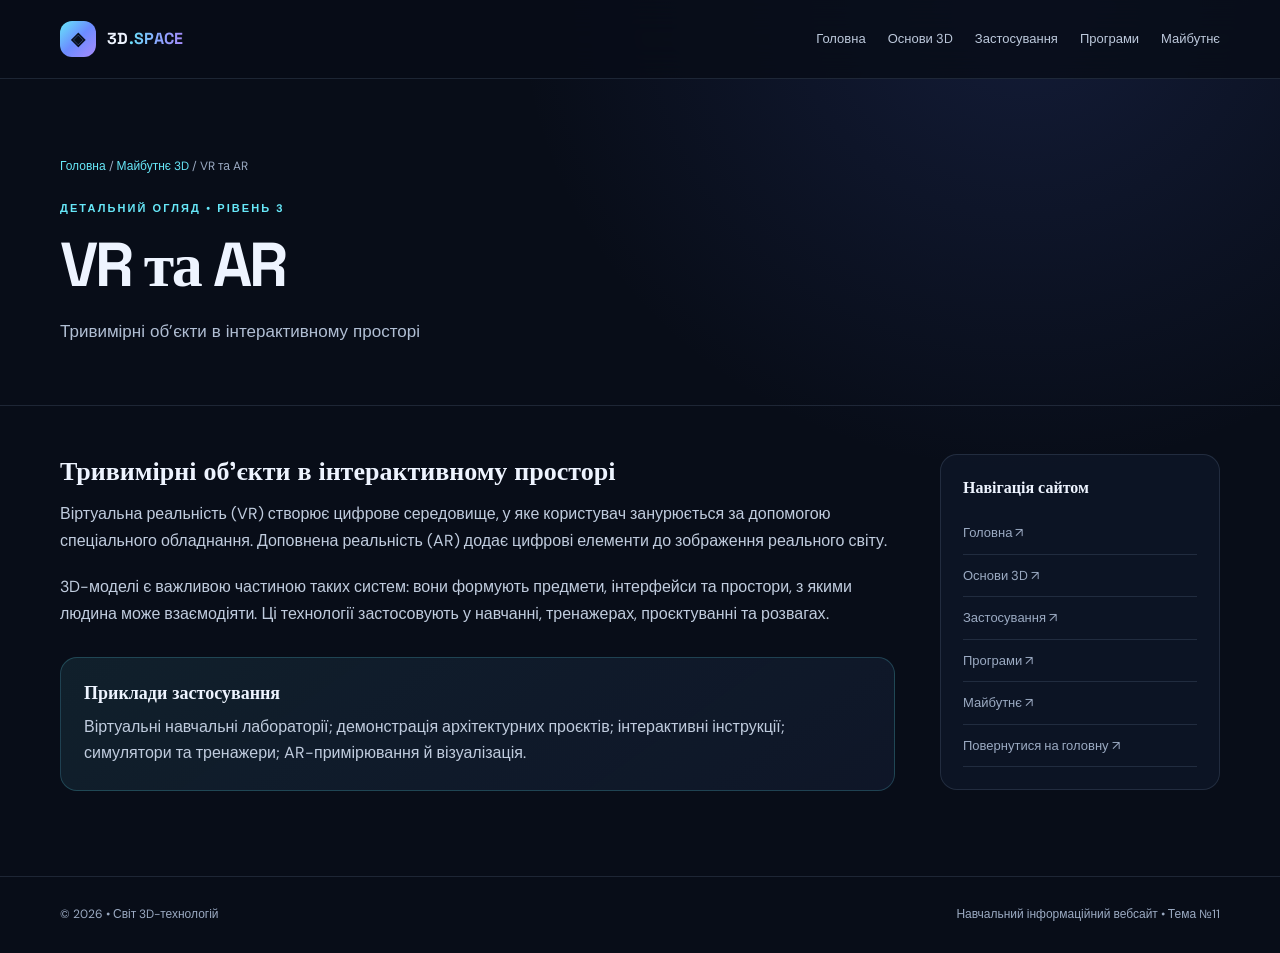
<file: vr-ar.html>
<!doctype html><html lang="uk"><head><meta charset="utf-8"><meta name="viewport" content="width=device-width,initial-scale=1"><meta name="description" content="Інформаційний сайт про 3D-технології"><title>VR та AR | 3D.SPACE</title><link rel="stylesheet" href="css/style.css"></head><body><header><div class="wrap nav"><a class="brand" href="index.html"><span class="brand-mark">◈</span><span>3D<span class="gradient">.SPACE</span></span></a><button class="menu-btn" aria-expanded="false">Меню ☰</button><nav class="links"><a href="index.html">Головна</a><a href="basics.html">Основи 3D</a><a href="applications.html">Застосування</a><a href="software.html">Програми</a><a href="future.html">Майбутнє</a></nav></div></header><main><section class="page-hero"><div class="wrap"><div class="crumb"><a href="index.html">Головна</a> / <a href="future.html">Майбутнє 3D</a> / VR та AR</div><div class="eyebrow">ДЕТАЛЬНИЙ ОГЛЯД • РІВЕНЬ 3</div><h1>VR та AR</h1><p class="lead">Тривимірні об’єкти в інтерактивному просторі</p></div></section><section class="wrap content"><article class="article"><h2>Тривимірні об’єкти в інтерактивному просторі</h2><p>Віртуальна реальність (VR) створює цифрове середовище, у яке користувач занурюється за допомогою спеціального обладнання. Доповнена реальність (AR) додає цифрові елементи до зображення реального світу.</p><p>3D-моделі є важливою частиною таких систем: вони формують предмети, інтерфейси та простори, з якими людина може взаємодіяти. Ці технології застосовують у навчанні, тренажерах, проєктуванні та розвагах.</p><div class="info-box"><h3>Приклади застосування</h3><p>Віртуальні навчальні лабораторії; демонстрація архітектурних проєктів; інтерактивні інструкції; симулятори та тренажери; AR-примірювання й візуалізація.</p></div></article><aside class="side"><h3>Навігація сайтом</h3><a href="index.html">Головна ↗</a><a href="basics.html">Основи 3D ↗</a><a href="applications.html">Застосування ↗</a><a href="software.html">Програми ↗</a><a href="future.html">Майбутнє ↗</a><a href="index.html">Повернутися на головну ↗</a></aside></section></main><footer><div class="wrap foot"><span>© 2026 • Світ 3D-технологій</span><span>Навчальний інформаційний вебсайт • Тема №11</span></div></footer><script src="js/main.js"></script></body></html>
</file>
<file: css/style.css>
@import url('https://fonts.googleapis.com/css2?family=DM+Sans:wght@400;500;600;700&family=Space+Grotesk:wght@400;500;600;700&display=swap');
:root{--bg:#080d18;--panel:#101a2b;--panel2:#142238;--text:#eef4ff;--muted:#9baac2;--line:rgba(180,205,245,.13);--cyan:#67e8f9;--blue:#6c8cff;--violet:#a78bfa;--max:1160px}
*{box-sizing:border-box}html{scroll-behavior:smooth}body{margin:0;background:radial-gradient(ellipse at 80% 0%,rgba(67,91,190,.19),transparent 35%),var(--bg);color:var(--text);font-family:'DM Sans',sans-serif;line-height:1.65}a{color:inherit;text-decoration:none}.wrap{width:min(var(--max),calc(100% - 44px));margin:auto}
header{position:sticky;top:0;z-index:20;background:rgba(8,13,24,.82);backdrop-filter:blur(18px);border-bottom:1px solid var(--line)}.nav{height:78px;display:flex;align-items:center;justify-content:space-between;gap:24px}.brand{display:flex;align-items:center;gap:11px;font-family:'Space Grotesk';font-weight:700;letter-spacing:.02em}.brand-mark{width:36px;height:36px;border-radius:12px;background:linear-gradient(135deg,var(--cyan),var(--blue),var(--violet));display:grid;place-items:center;color:#08101c;font-size:18px}.links{display:flex;gap:22px;align-items:center;color:#bdc9dc;font-size:13px}.links a:hover,.links a.active{color:var(--cyan)}.menu-btn{display:none;background:none;border:1px solid var(--line);color:white;border-radius:10px;padding:8px 12px}
.hero{padding:105px 0 82px;position:relative;overflow:hidden}.hero:after{content:"";position:absolute;width:430px;height:430px;right:4%;top:50px;border-radius:50%;background:radial-gradient(circle,rgba(103,232,249,.17),rgba(108,140,255,.08) 42%,transparent 70%);filter:blur(8px);pointer-events:none}.eyebrow{color:var(--cyan);font-size:11px;font-weight:700;letter-spacing:.19em;text-transform:uppercase}.hero-grid{display:grid;grid-template-columns:1.2fr .8fr;gap:50px;align-items:center;position:relative;z-index:1}.hero h1{font:700 clamp(42px,6vw,76px)/1.04 'Space Grotesk';letter-spacing:-.055em;margin:20px 0}.hero h1 span,.gradient{background:linear-gradient(100deg,var(--cyan),#8ca5ff 55%,var(--violet));-webkit-background-clip:text;background-clip:text;color:transparent}.lead{max-width:670px;color:#b1bfd4;font-size:17px;line-height:1.8}.actions{display:flex;gap:12px;margin-top:30px;flex-wrap:wrap}.btn{display:inline-flex;align-items:center;justify-content:center;padding:12px 19px;border-radius:12px;font-weight:700;font-size:13px;background:linear-gradient(100deg,#70e5f4,#8b9cff);color:#07111d;box-shadow:0 10px 35px rgba(103,232,249,.12)}.btn.secondary{background:transparent;color:var(--text);border:1px solid var(--line);box-shadow:none}.orb-wrap{min-height:330px;display:grid;place-items:center;position:relative}.orb{width:min(300px,70vw);aspect-ratio:1;border-radius:34% 66% 58% 42%/42% 39% 61% 58%;background:linear-gradient(145deg,rgba(103,232,249,.95),rgba(108,140,255,.8) 48%,rgba(167,139,250,.85));box-shadow:inset -25px -30px 55px rgba(6,12,30,.45),inset 15px 18px 35px rgba(255,255,255,.35),0 0 90px rgba(103,232,249,.18);transform:rotate(-25deg);animation:float 7s ease-in-out infinite}.orb:before,.orb:after{content:"";position:absolute;inset:13%;border:1px solid rgba(255,255,255,.45);border-radius:50%;transform:rotate(48deg) scaleX(1.4)}.orb:after{transform:rotate(-48deg) scaleX(1.4)}@keyframes float{50%{transform:rotate(-18deg) translateY(-14px)}}
.section{padding:45px 0 85px}.section-head{display:flex;justify-content:space-between;align-items:end;gap:20px;margin-bottom:27px}.section h2{font:600 clamp(27px,4vw,39px) 'Space Grotesk';letter-spacing:-.035em;margin:8px 0}.section-head p{color:var(--muted);max-width:470px;margin:0}.cards{display:grid;grid-template-columns:repeat(2,1fr);gap:16px}.card{border:1px solid var(--line);border-radius:19px;padding:25px;background:linear-gradient(145deg,rgba(20,34,56,.92),rgba(13,22,38,.8));transition:.25s;min-height:190px;position:relative;overflow:hidden}.card:hover{transform:translateY(-4px);border-color:rgba(103,232,249,.45);background:linear-gradient(145deg,#182b46,#101a2b)}.num{font:600 12px 'Space Grotesk';color:var(--cyan);letter-spacing:.1em}.card h3{font:600 21px 'Space Grotesk';margin:18px 0 8px}.card p{color:var(--muted);font-size:14px;margin:0;max-width:520px}.arrow{position:absolute;right:23px;top:22px;color:var(--cyan);font-size:20px}
.page-hero{padding:78px 0 42px;border-bottom:1px solid var(--line)}.page-hero h1{font:700 clamp(37px,5vw,62px)/1.08 'Space Grotesk';letter-spacing:-.05em;margin:15px 0}.page-hero .lead{max-width:820px}.crumb{color:var(--muted);font-size:12px;margin-bottom:22px}.crumb a{color:var(--cyan)}.content{display:grid;grid-template-columns:minmax(0,1fr) 280px;gap:45px;padding:48px 0 85px}.article h2{font:600 26px 'Space Grotesk';margin:0 0 13px}.article p{color:#c0ccde;margin:0 0 20px}.info-box{background:linear-gradient(145deg,rgba(103,232,249,.09),rgba(108,140,255,.07));border:1px solid rgba(103,232,249,.2);padding:23px;border-radius:17px;margin-top:30px}.info-box h3{font:600 18px 'Space Grotesk';margin:0 0 10px}.info-box p{margin:0;color:#c0ccde}.side{border:1px solid var(--line);background:rgba(16,26,43,.65);padding:22px;border-radius:17px;height:max-content}.side h3{font:600 16px 'Space Grotesk';margin:0 0 14px}.side a{display:block;padding:10px 0;color:var(--muted);font-size:13px;border-bottom:1px solid var(--line)}.side a:hover{color:var(--cyan)}.author{padding:28px;border:1px solid var(--line);border-radius:18px;background:rgba(16,26,43,.6);display:flex;gap:18px;align-items:center}.avatar{width:54px;height:54px;flex:none;border-radius:16px;background:linear-gradient(135deg,var(--cyan),var(--violet));display:grid;place-items:center;color:#08101c;font:700 20px 'Space Grotesk'}.author p{margin:3px 0 0;color:var(--muted);font-size:13px}
footer{border-top:1px solid var(--line);padding:28px 0;color:var(--muted);font-size:12px}.foot{display:flex;justify-content:space-between;gap:15px;flex-wrap:wrap}
@media(max-width:760px){.nav{height:68px}.menu-btn{display:block}.links{display:none;position:absolute;top:68px;left:0;right:0;padding:18px 24px 22px;background:#0c1423;border-bottom:1px solid var(--line);flex-direction:column;align-items:flex-start}.links.open{display:flex}.hero{padding:70px 0 45px}.hero-grid{grid-template-columns:1fr;gap:15px}.orb-wrap{min-height:210px}.orb{width:190px}.cards{grid-template-columns:1fr}.section-head{display:block}.section-head p{margin-top:10px}.content{grid-template-columns:1fr;gap:25px}.side{order:-1}.page-hero{padding:55px 0 32px}.lead{font-size:15px}.author{align-items:flex-start}}
</file>
